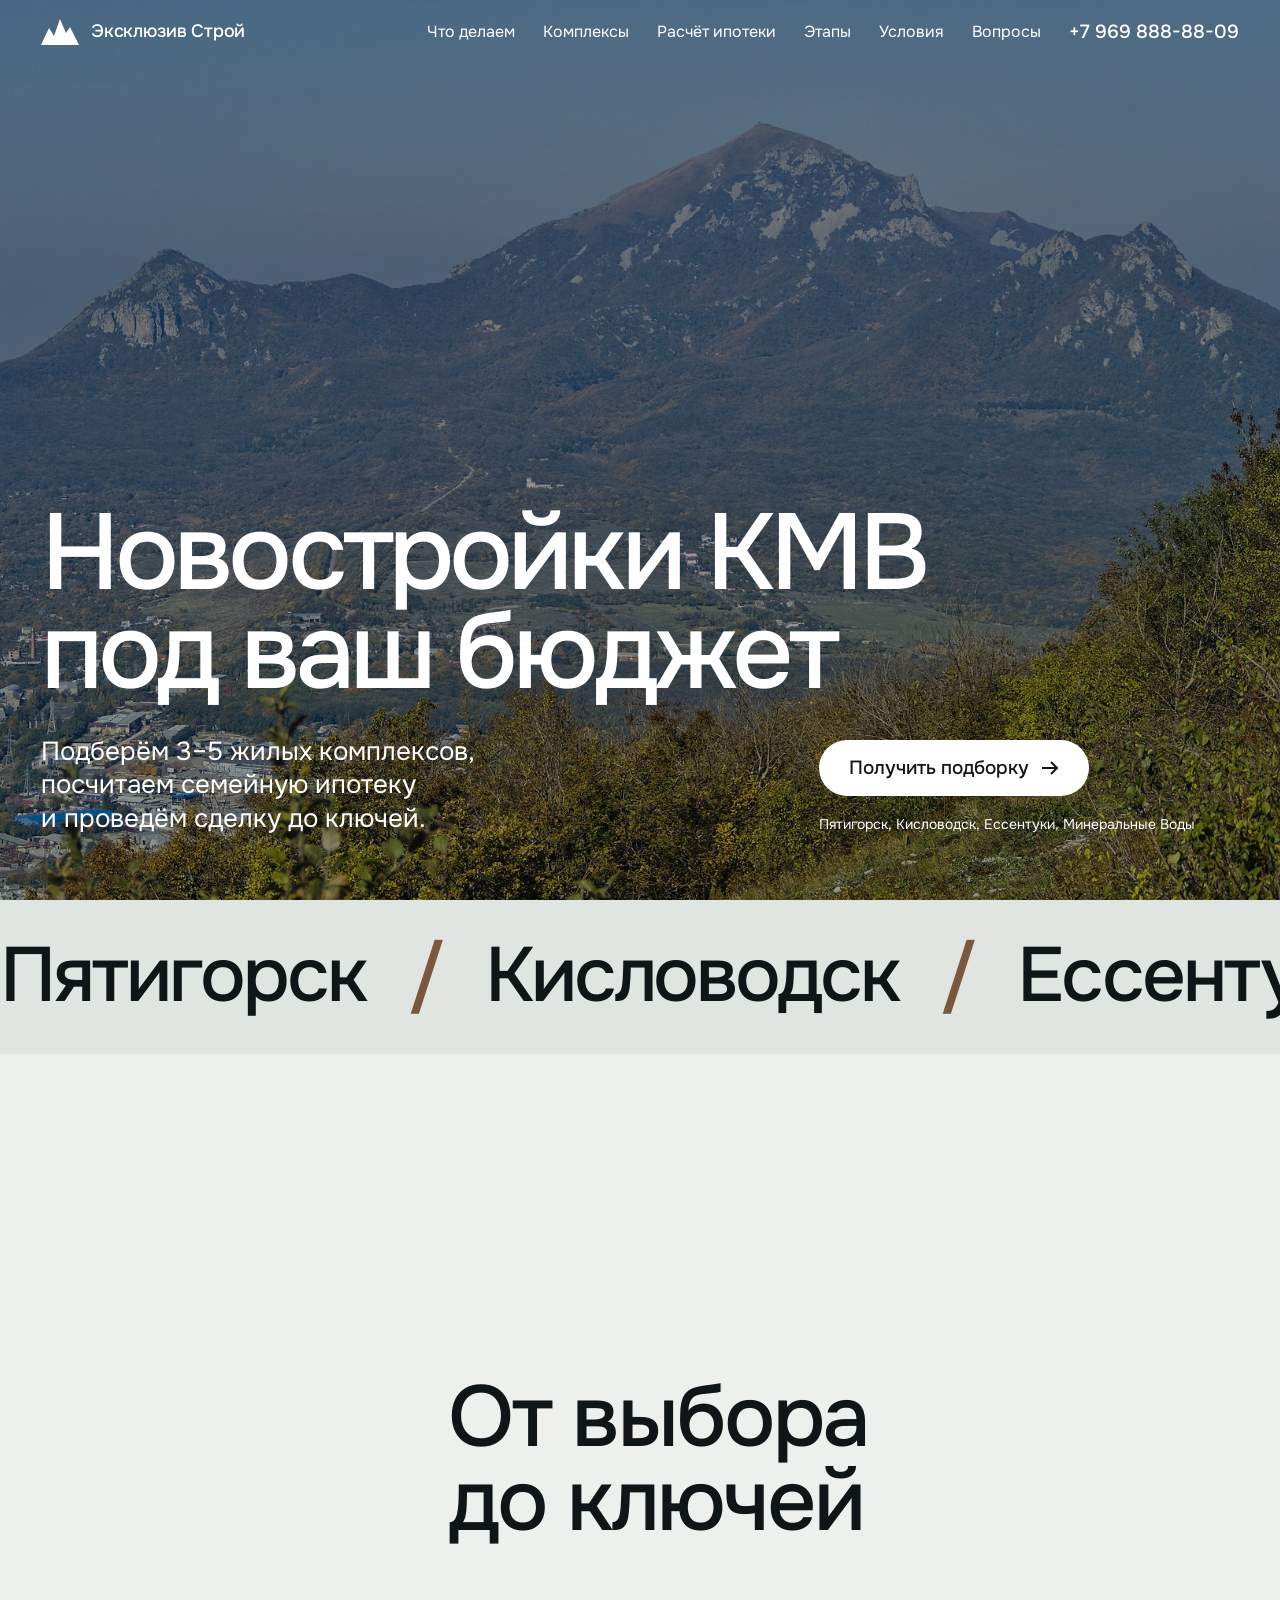
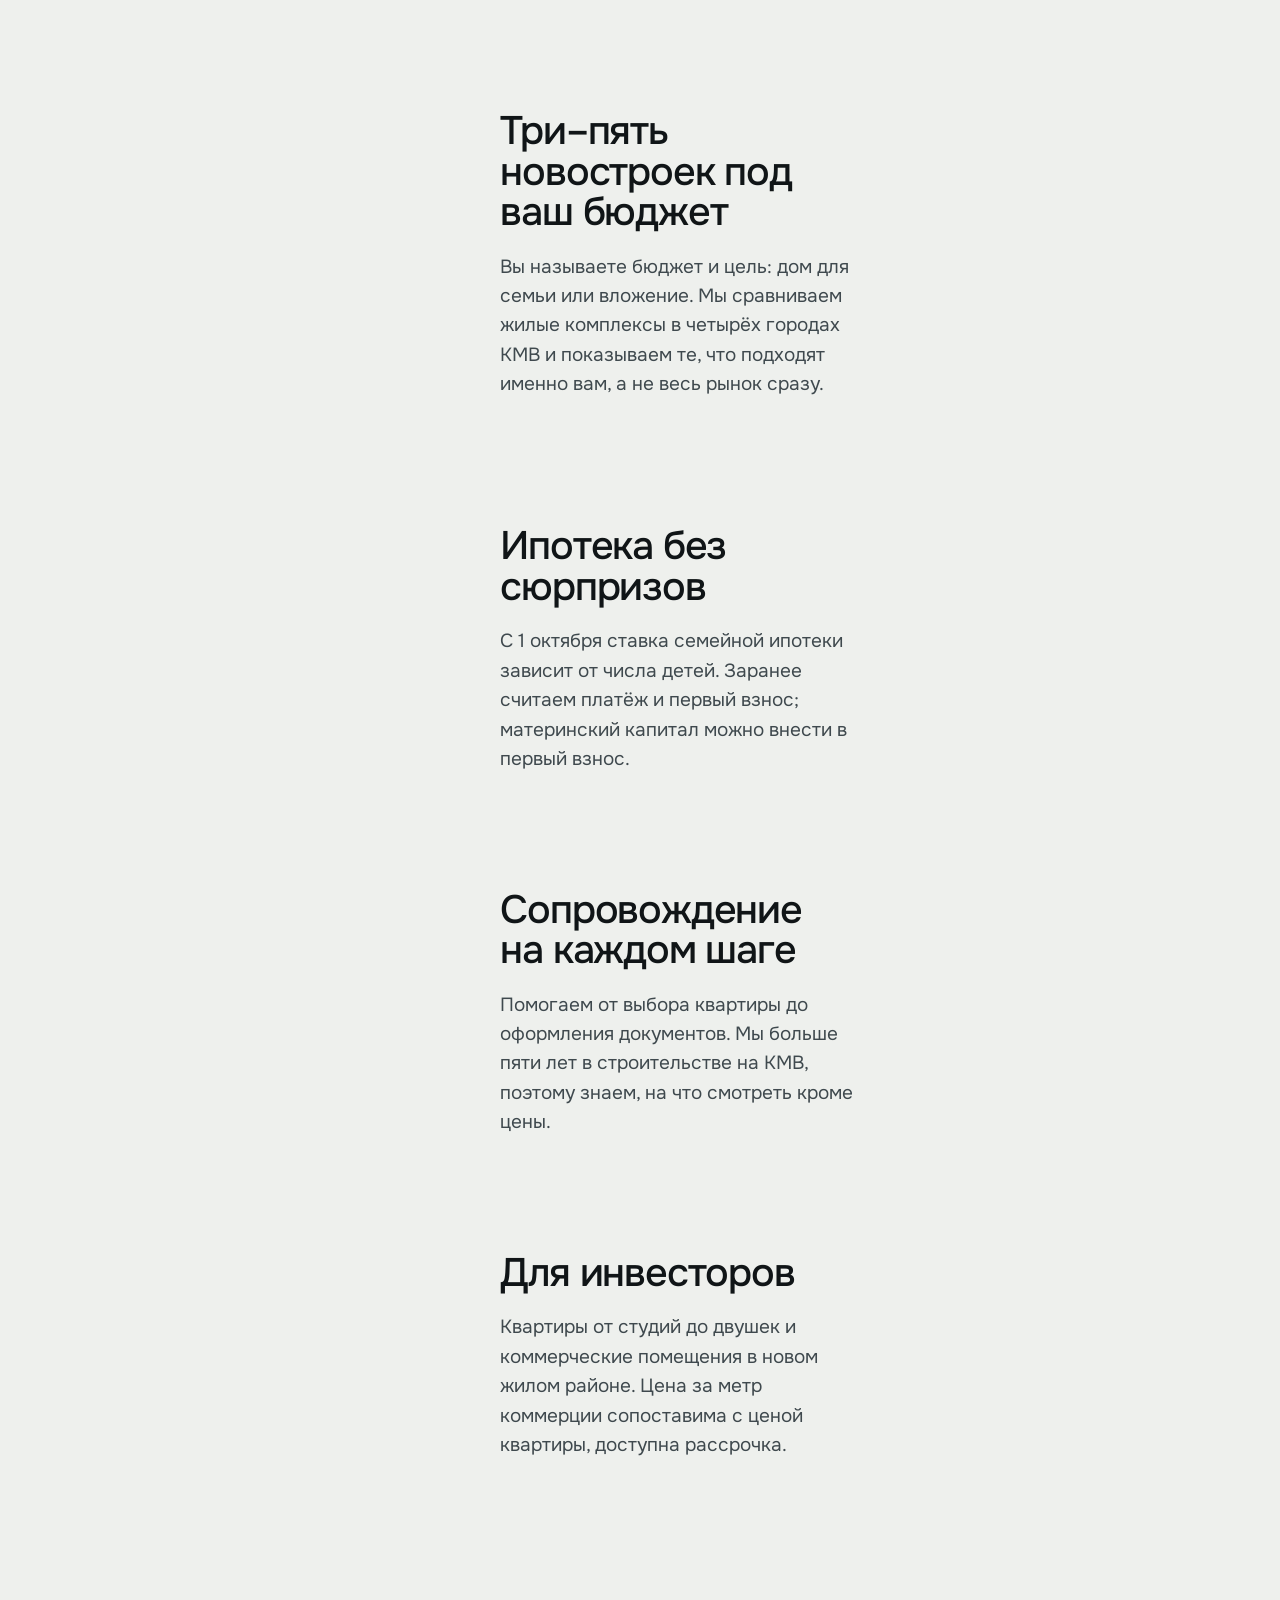
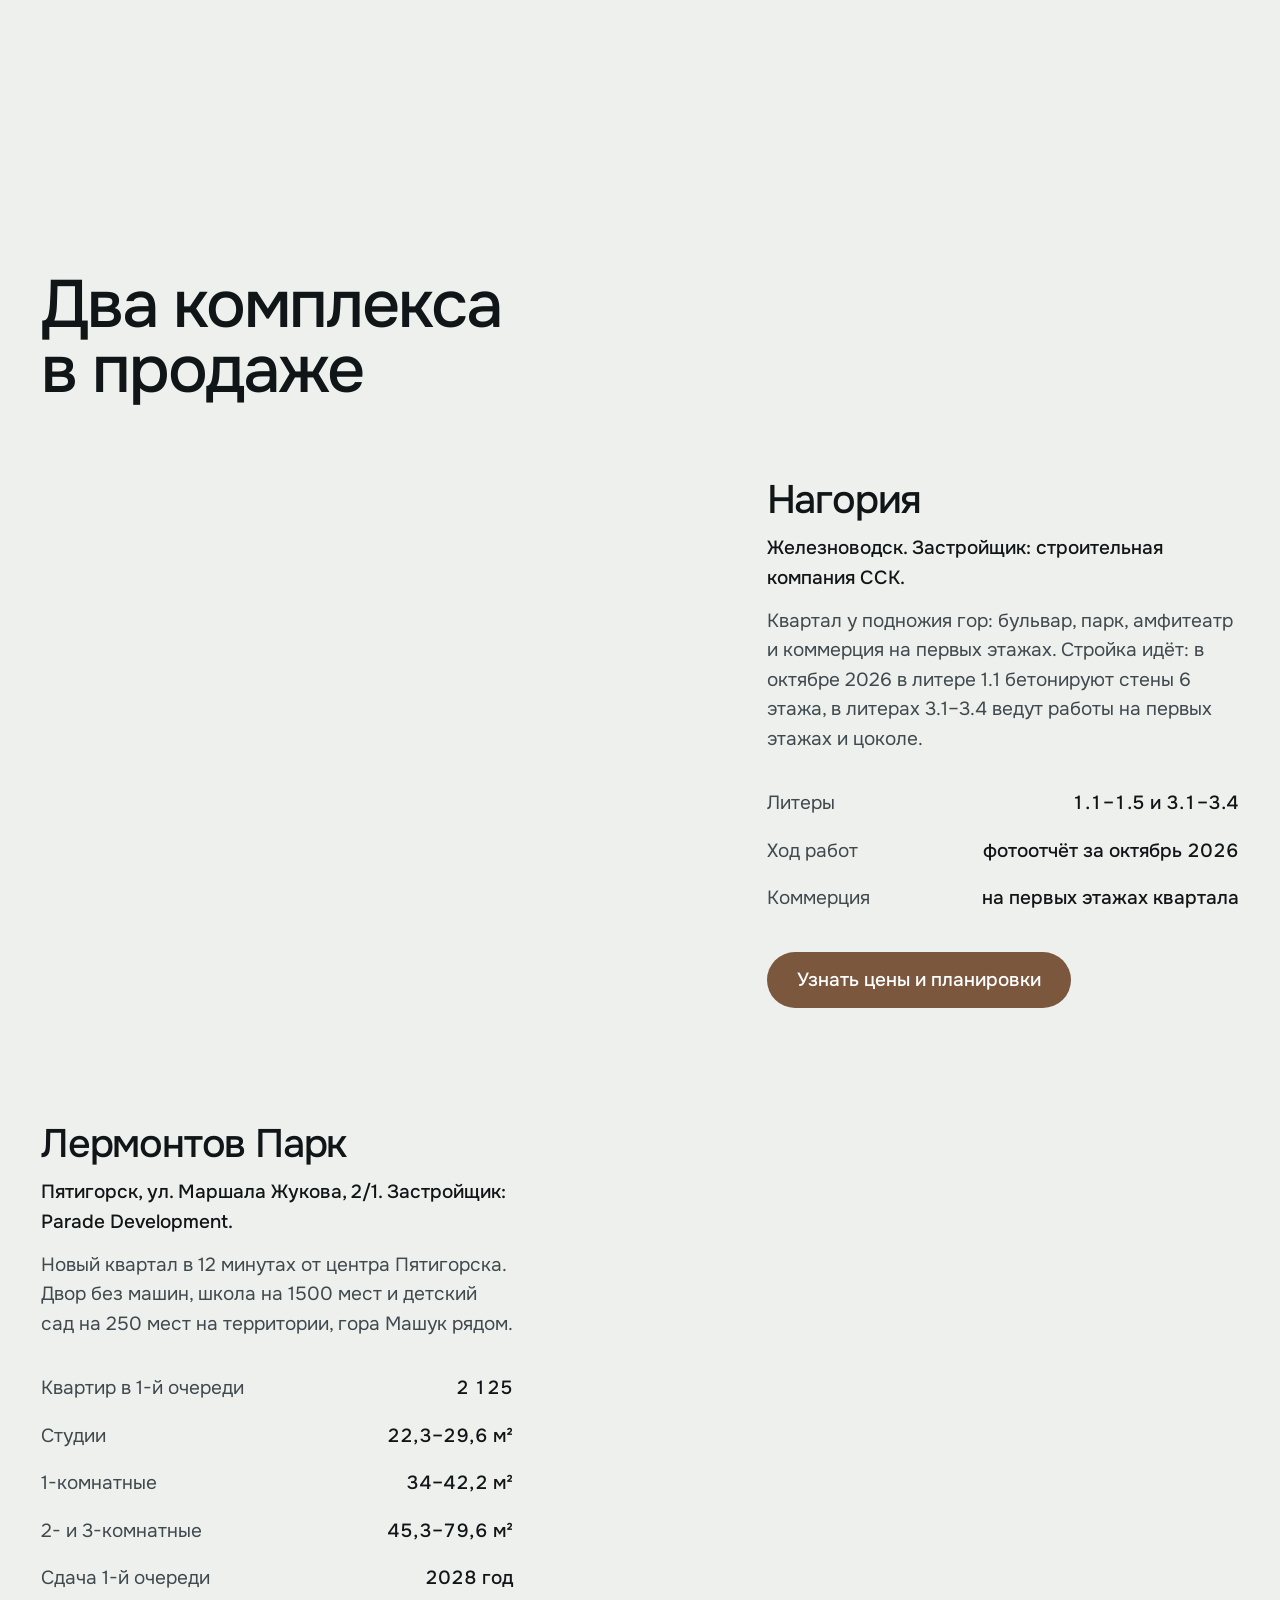
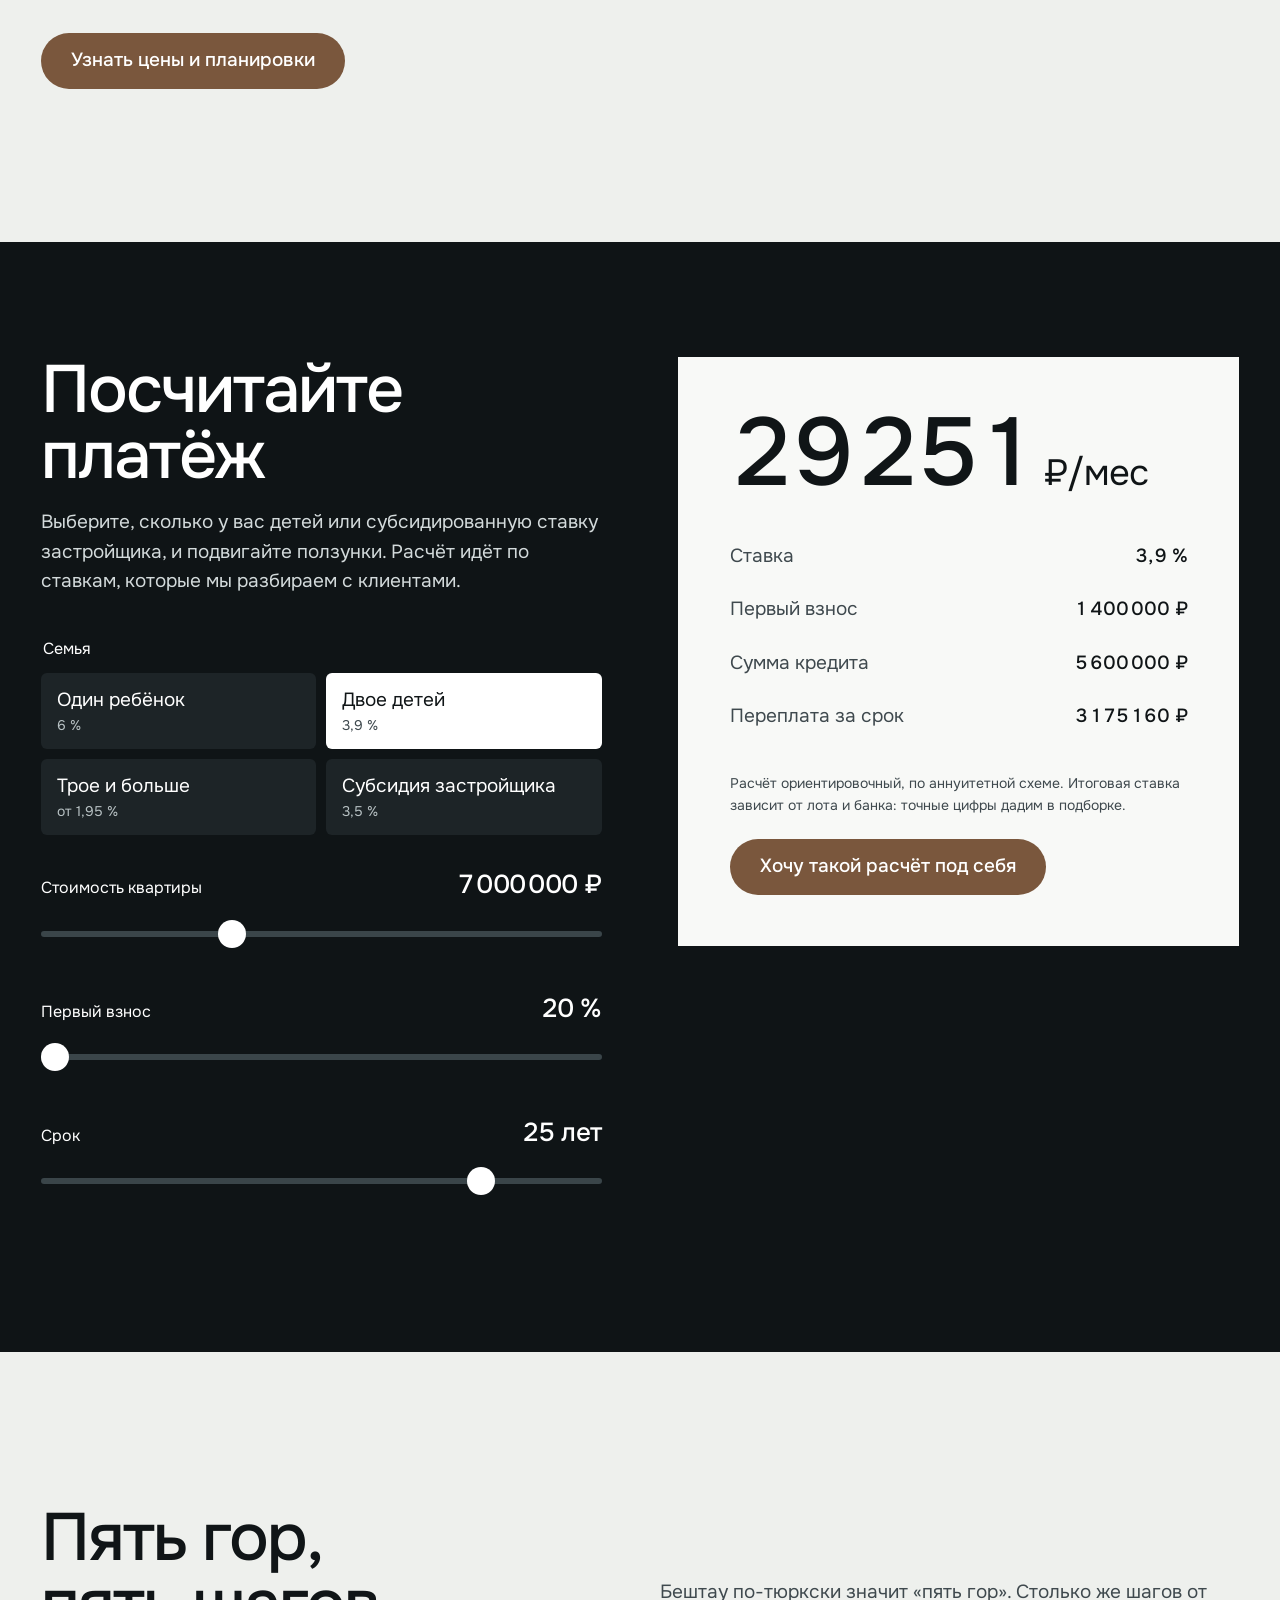
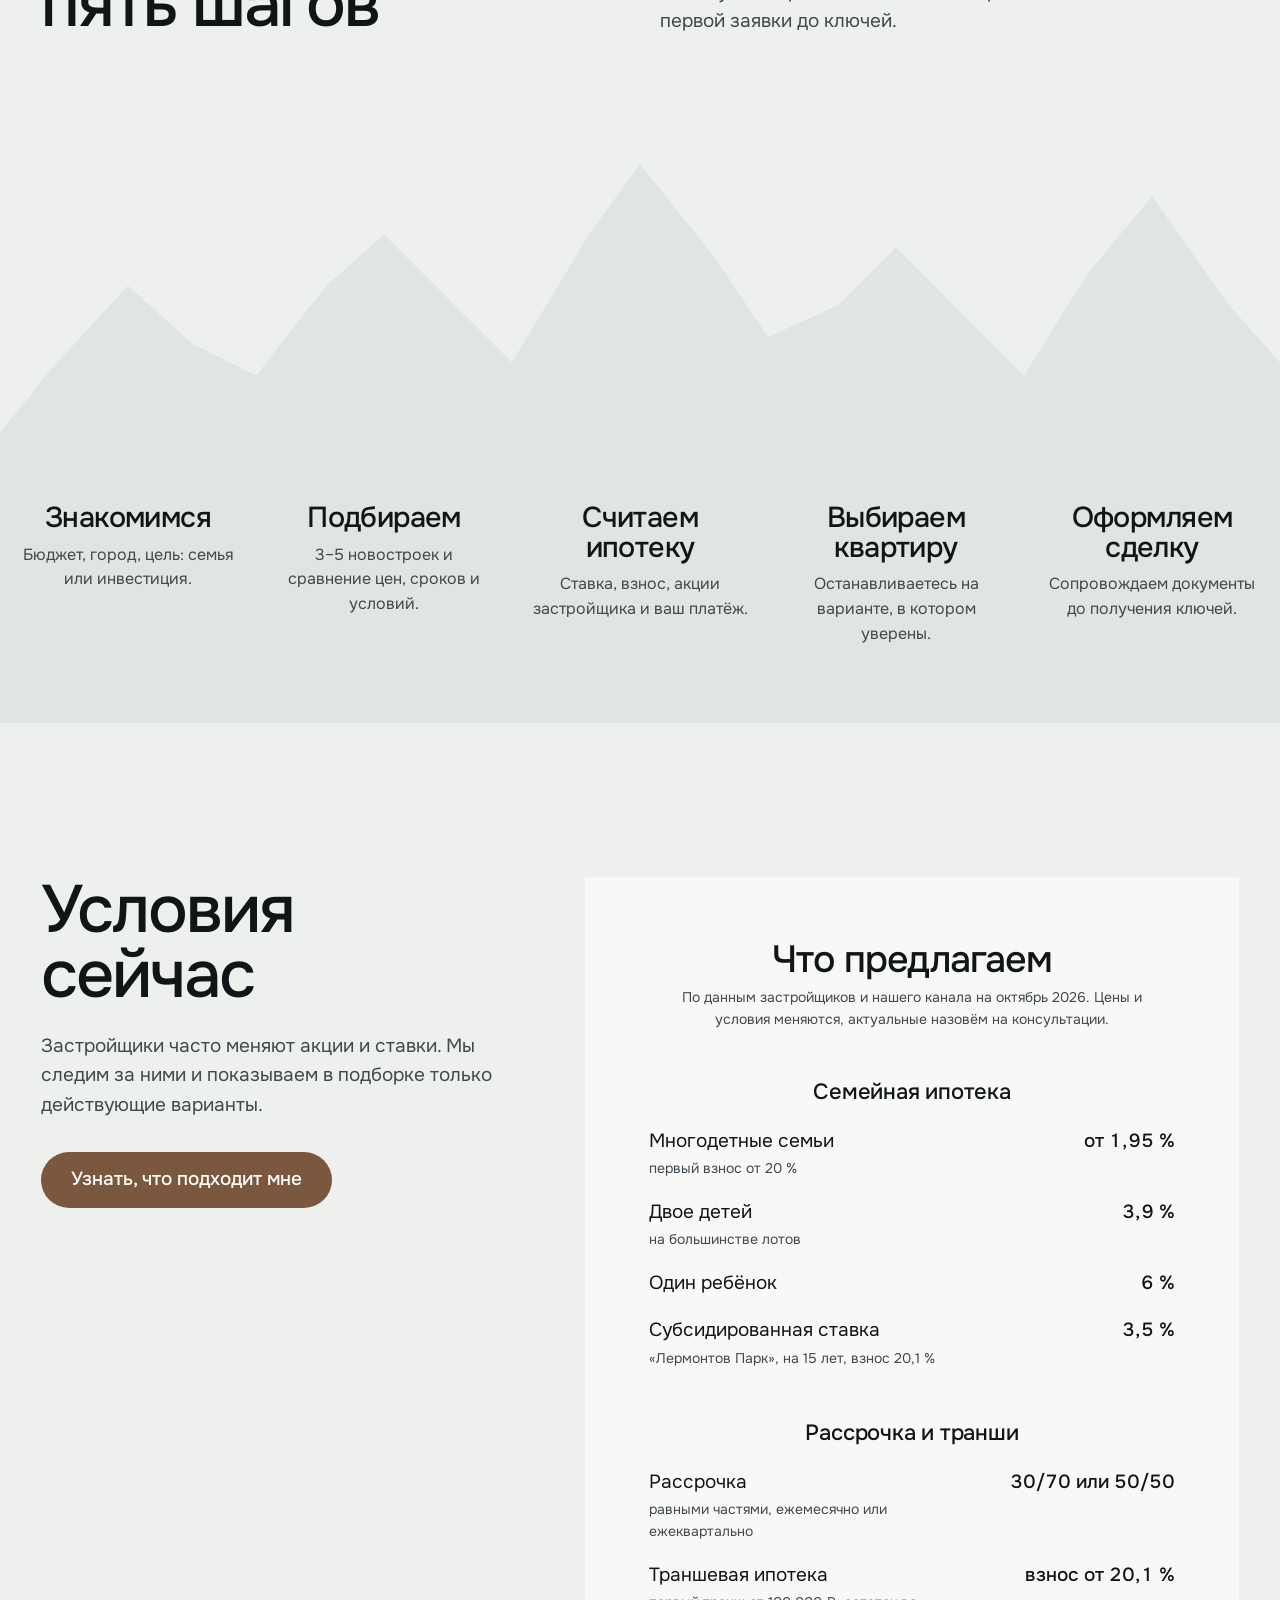
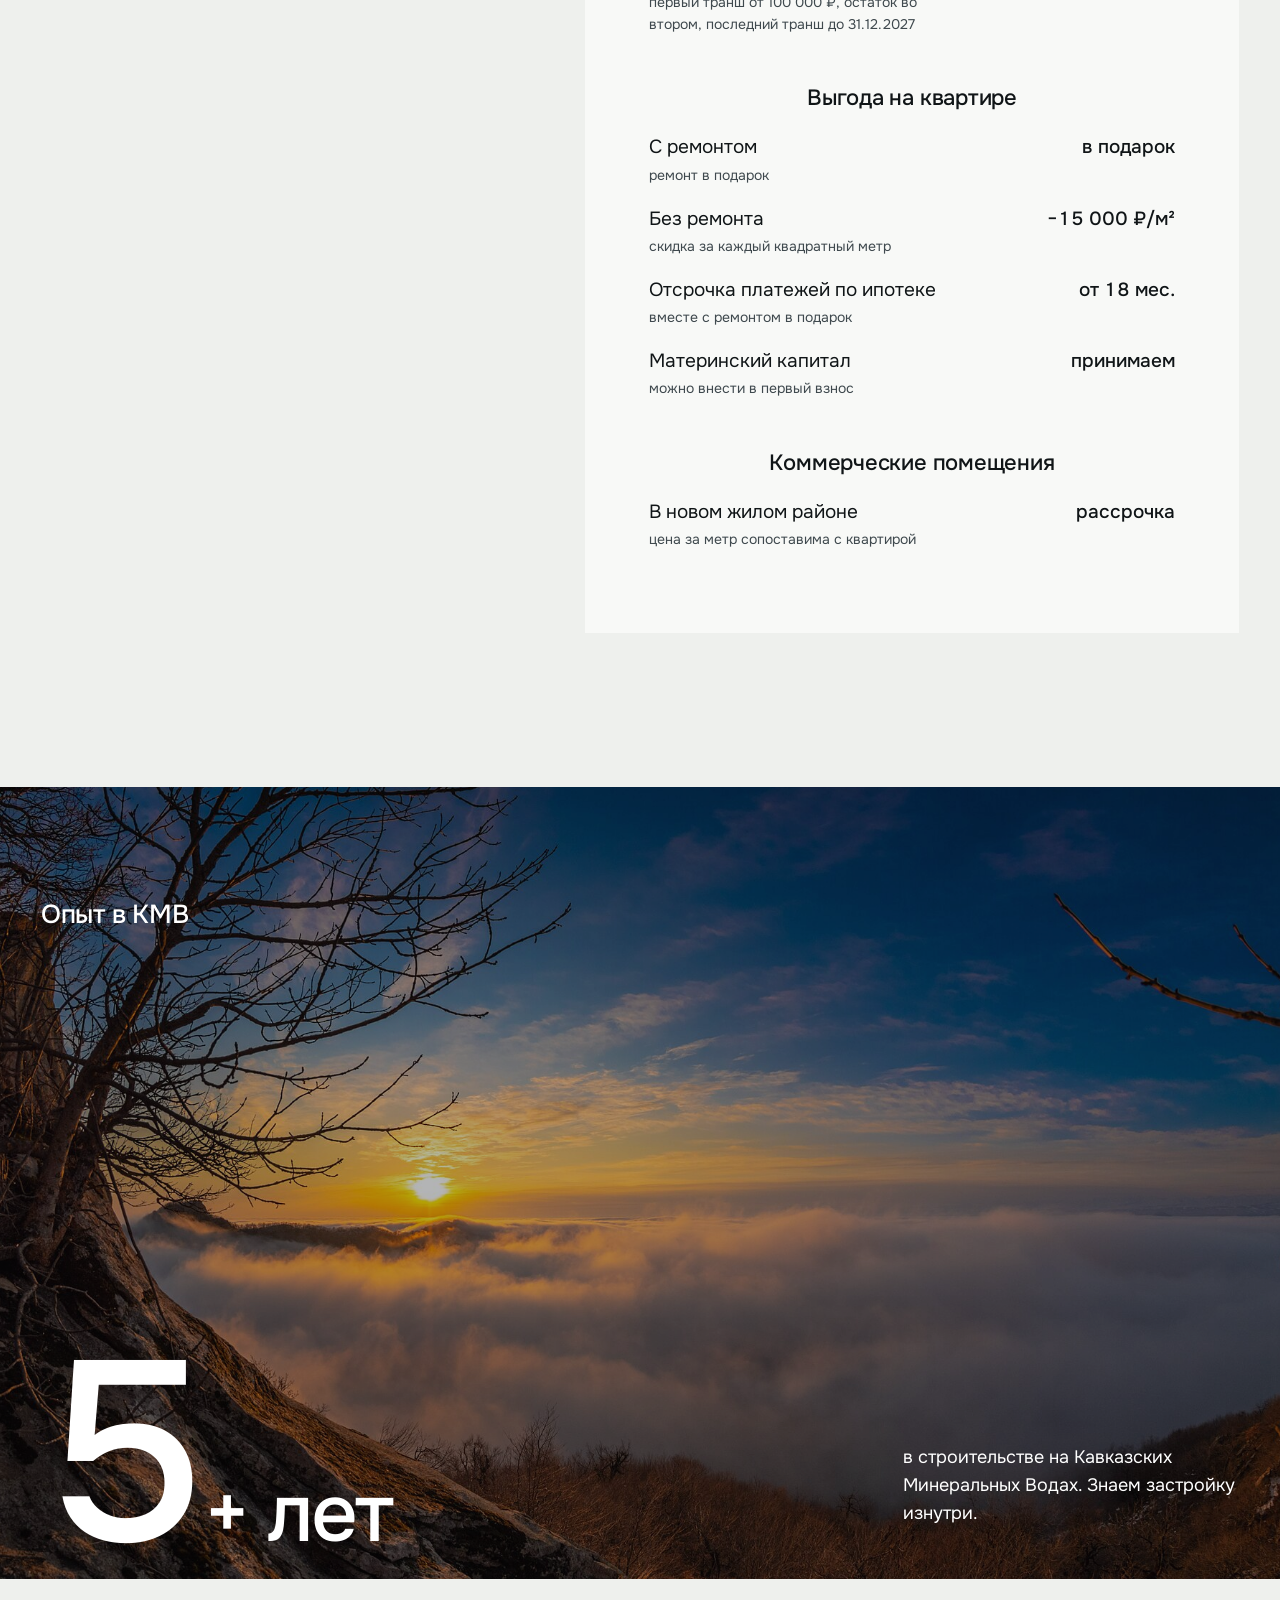
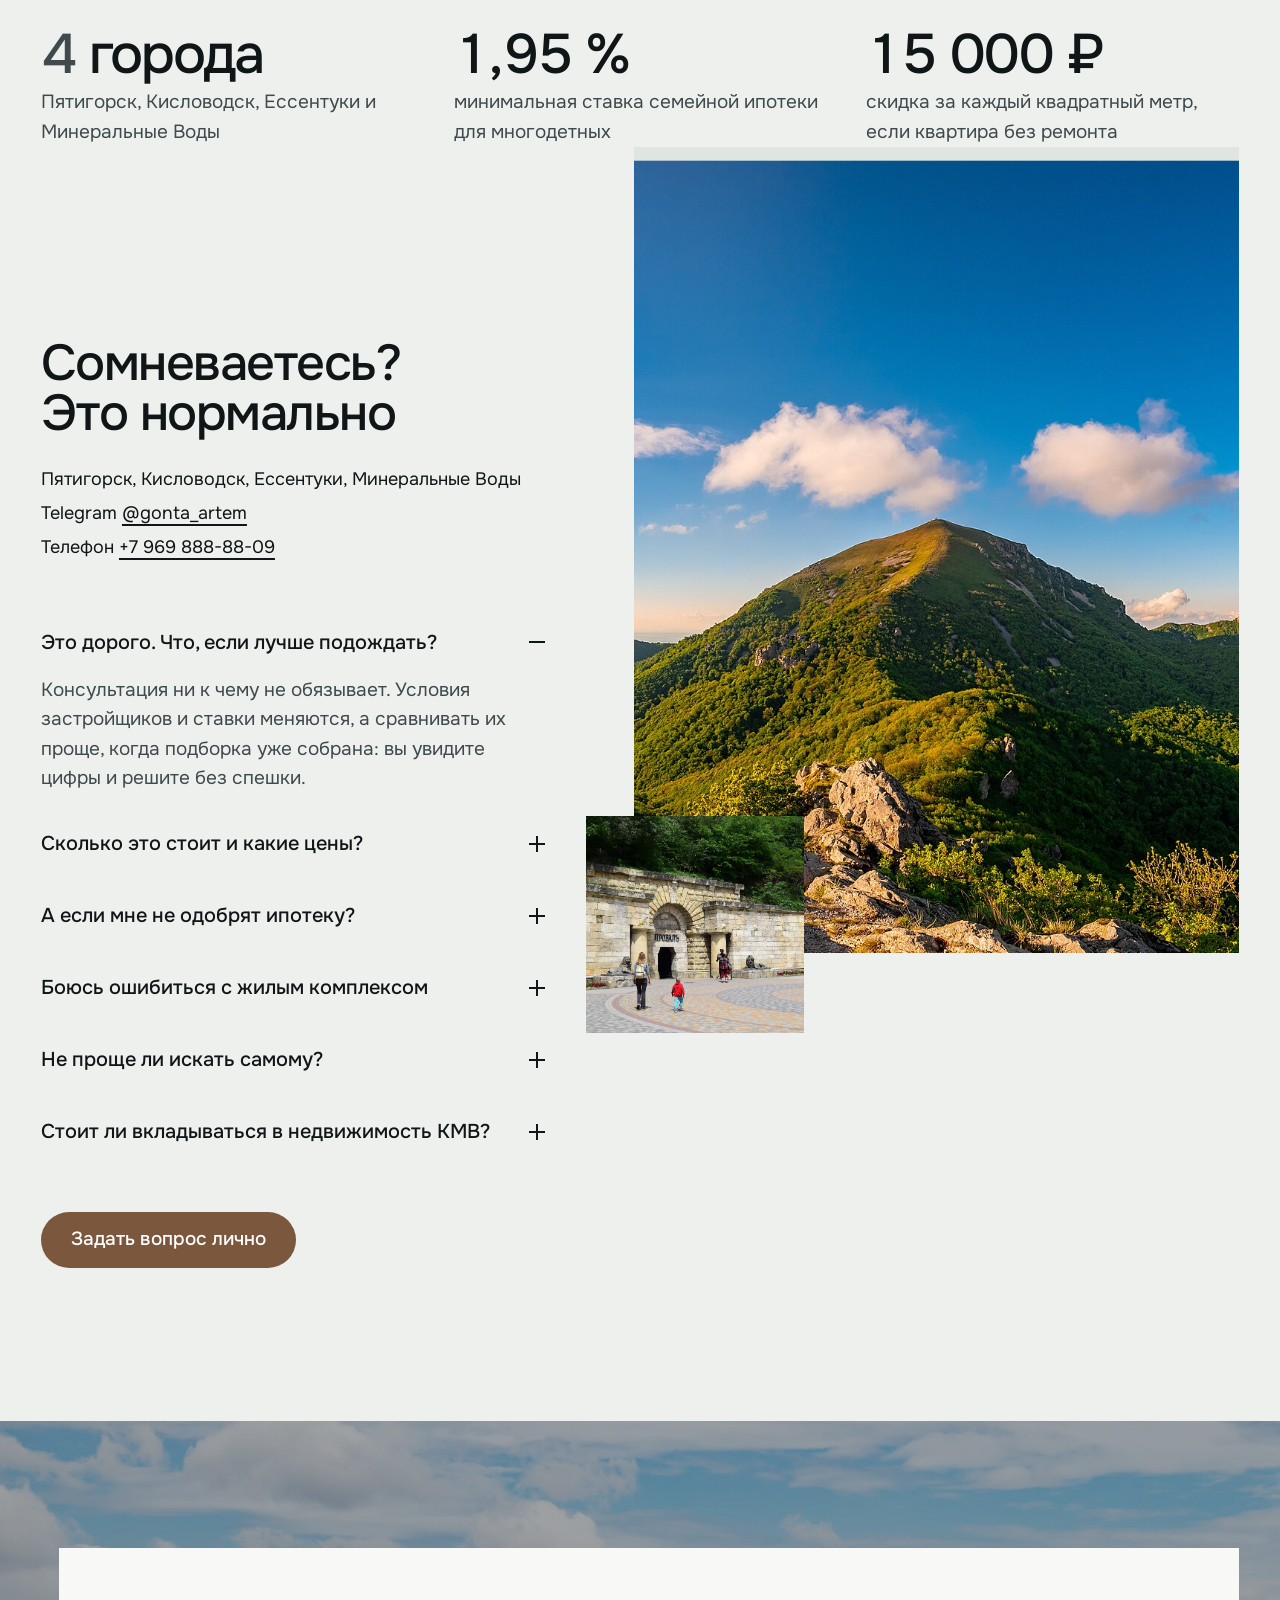
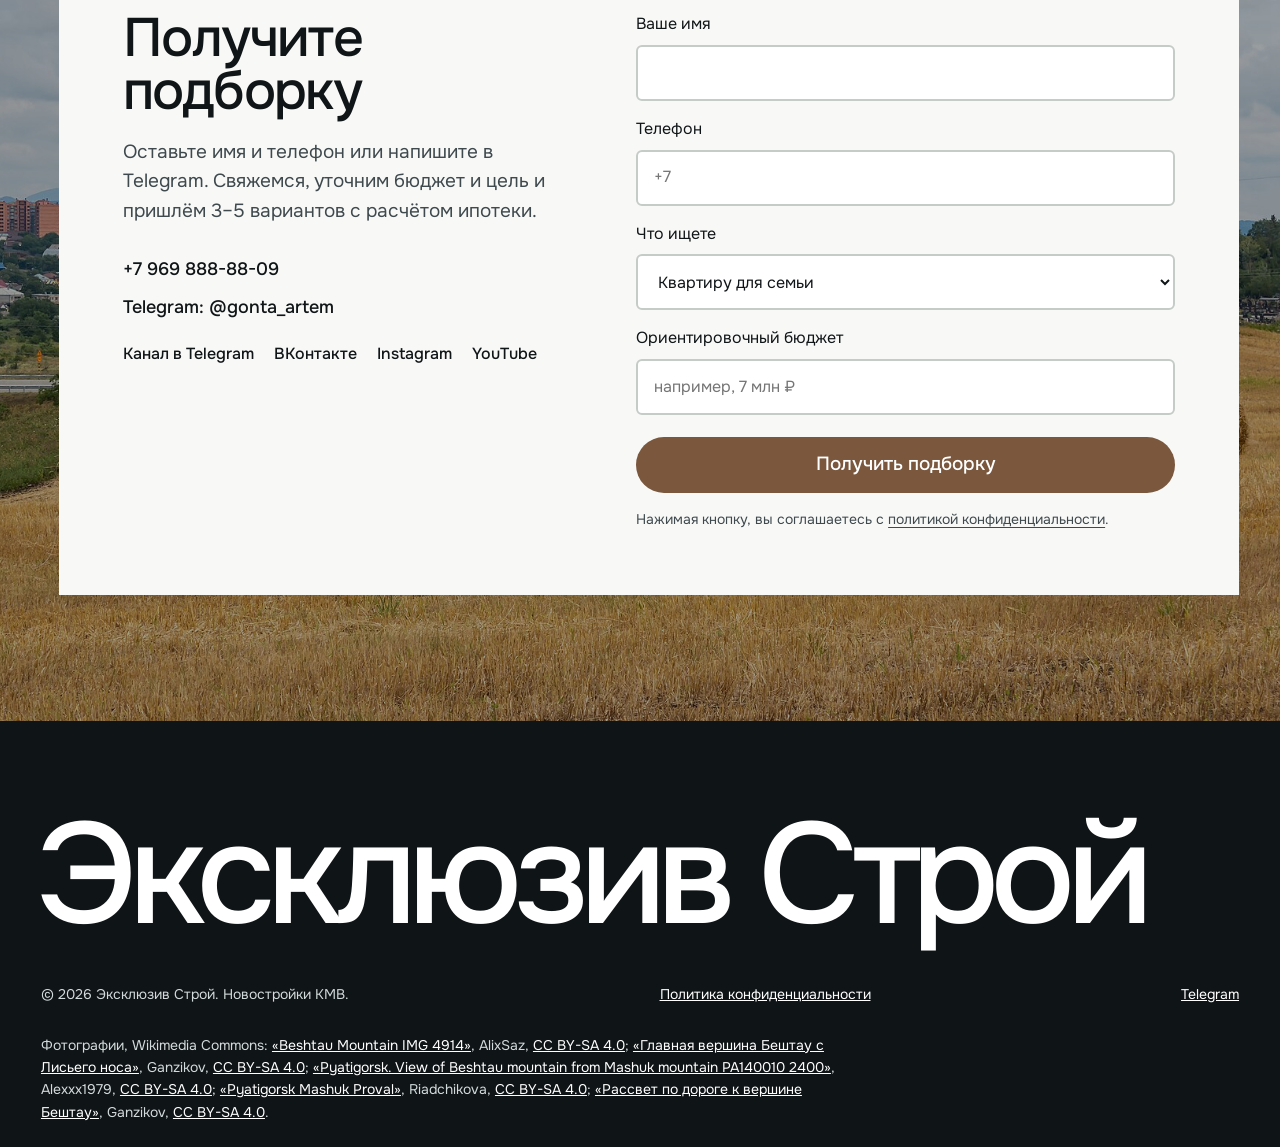
<file: index.html>
<!DOCTYPE html>
<html lang="ru">
<head>
<meta charset="UTF-8">
<meta name="viewport" content="width=device-width, initial-scale=1">
<title>Эксклюзив Строй — новостройки КМВ под ваш бюджет</title>
<meta name="description" content="Подбор новостроек в Пятигорске, Кисловодске, Ессентуках и Минеральных Водах: 3–5 вариантов под бюджет, расчёт семейной ипотеки, сопровождение сделки до ключей.">
<link rel="icon" href="favicon.svg" type="image/svg+xml">
<meta property="og:title" content="Эксклюзив Строй — новостройки КМВ">
<meta property="og:description" content="3–5 новостроек под ваш бюджет, расчёт семейной ипотеки и сопровождение сделки.">
<meta property="og:image" content="assets/pyatigorsk-view-of-beshtau-mountain-from-mashuk.jpg">
<link rel="preconnect" href="https://fonts.googleapis.com">
<link rel="preconnect" href="https://fonts.gstatic.com" crossorigin>
<link href="https://fonts.googleapis.com/css2?family=Onest:wght@400;500&display=swap" rel="stylesheet">
<link rel="stylesheet" href="styles.css">
<script>document.documentElement.classList.add('js');</script>
</head>
<body>
<a class="skip" href="#main">К содержимому</a>

<header class="top" id="top">
  <div class="top__in">
    <a class="brand" href="#">
      <svg viewBox="0 0 38 26" aria-hidden="true"><path d="M0 26 8 9l5 8 6-17 6 14 4-6 9 18z" fill="currentColor"/></svg>
      <span>Эксклюзив Строй</span>
    </a>
    <nav class="nav" id="nav" aria-label="Разделы">
      <a href="#what">Что делаем</a>
      <a href="#jk">Комплексы</a>
      <a href="#calc">Расчёт ипотеки</a>
      <a href="#steps">Этапы</a>
      <a href="#offers">Условия</a>
      <a href="#faq">Вопросы</a>
    </nav>
    <a class="top__tel" href="tel:+79698888809">+7 969 888-88-09</a>
    <button class="burger" id="burger" aria-expanded="false" aria-controls="nav">Меню</button>
  </div>
</header>

<main id="main">
<section class="hero">
  <div class="hero__img"><img src="assets/pyatigorsk-view-of-beshtau-mountain-from-mashuk.jpg" width="1920" height="1280" alt="Гора Бештау над Пятигорском, вид с горы Машук"></div>
  <div class="hero__scrim"></div>
  <div class="hero__body">
    <h1><span class="ln"><span>Новостройки КМВ</span></span><span class="ln"><span>под ваш бюджет</span></span></h1>
    <p class="hero__lead">Подберём 3–5 жилых комплексов, посчитаем семейную ипотеку и проведём сделку до ключей.</p>
    <div class="hero__act">
      <a class="btn btn--light" href="#contact">Получить подборку <svg viewBox="0 0 18 18" fill="none" stroke="currentColor" stroke-width="2"><path d="M1 9h15M10 3l6 6-6 6"/></svg></a>
      <p class="hero__cities">Пятигорск, Кисловодск, Ессентуки, Минеральные Воды</p>
    </div>
  </div>
</section>

<div class="ticker" aria-hidden="true">
  <div class="ticker__row">
    <span>Пятигорск</span><i>/</i><span>Кисловодск</span><i>/</i><span>Ессентуки</span><i>/</i><span>Минеральные Воды</span><i>/</i>
    <span>Пятигорск</span><i>/</i><span>Кисловодск</span><i>/</i><span>Ессентуки</span><i>/</i><span>Минеральные Воды</span><i>/</i>
  </div>
</div>

<section class="feat" id="what">
  <div class="feat__head"><h2 data-r>От выбора до ключей</h2></div>
  <div class="rows">
    <article class="row">
      <div class="row__t" data-r>
        <h3>Три–пять новостроек под ваш бюджет</h3>
        <p>Вы называете бюджет и цель: дом для семьи или вложение. Мы сравниваем жилые комплексы в четырёх городах КМВ и показываем те, что подходят именно вам, а не весь рынок сразу.</p>
      </div>
      <figure class="shutter" data-shutter><img src="assets/lp-zdaniya.jpg" width="1920" height="1080" alt="Жилой квартал «Лермонтов Парк» в Пятигорске, вид сверху" loading="lazy"></figure>
    </article>
    <article class="row">
      <div class="row__t" data-r>
        <h3>Ипотека без сюрпризов</h3>
        <p>С 1 октября ставка семейной ипотеки зависит от числа детей. Заранее считаем платёж и первый взнос; материнский капитал можно внести в первый взнос.</p>
      </div>
      <figure class="shutter" data-shutter><img src="assets/lp-play.jpg" width="1920" height="1071" alt="Детская площадка во дворе «Лермонтов Парка»" loading="lazy"></figure>
    </article>
    <article class="row">
      <div class="row__t" data-r>
        <h3>Сопровождение на каждом шаге</h3>
        <p>Помогаем от выбора квартиры до оформления документов. Мы больше пяти лет в строительстве на КМВ, поэтому знаем, на что смотреть кроме цены.</p>
      </div>
      <figure class="shutter" data-shutter><img src="assets/nagoria-blag.jpg" width="1920" height="1080" alt="Бульвар и беговая дорожка в ЖК «Нагория»" loading="lazy"></figure>
    </article>
    <article class="row">
      <div class="row__t" data-r>
        <h3>Для инвесторов</h3>
        <p>Квартиры от студий до двушек и коммерческие помещения в новом жилом районе. Цена за метр коммерции сопоставима с ценой квартиры, доступна рассрочка.</p>
      </div>
      <figure class="shutter" data-shutter><img src="assets/lp-evening.jpg" width="1920" height="1071" alt="Вечерняя коммерция на первых этажах «Лермонтов Парка»" loading="lazy"></figure>
    </article>
  </div>
</section>

<section class="jk" id="jk">
  <div class="jk__head"><h2 data-r>Два комплекса в продаже</h2></div>
  <article class="jk__item">
    <figure class="shutter" data-shutter><img src="assets/nagoria-obshiy.jpg" width="1920" height="1080" alt="Жилой комплекс «Нагория» в Железноводске" loading="lazy"></figure>
    <div class="jk__txt" data-r>
      <h3>Нагория</h3>
      <p class="jk__city">Железноводск. Застройщик: строительная компания ССК.</p>
      <p>Квартал у подножия гор: бульвар, парк, амфитеатр и коммерция на первых этажах. Стройка идёт: в октябре 2026 в литере 1.1 бетонируют стены 6 этажа, в литерах 3.1–3.4 ведут работы на первых этажах и цоколе.</p>
      <dl class="jk__facts">
        <div><dt>Литеры</dt><dd>1.1–1.5 и 3.1–3.4</dd></div>
        <div><dt>Ход работ</dt><dd>фотоотчёт за октябрь 2026</dd></div>
        <div><dt>Коммерция</dt><dd>на первых этажах квартала</dd></div>
      </dl>
      <a class="btn" href="#contact">Узнать цены и планировки</a>
    </div>
  </article>
  <article class="jk__item jk__item--rev">
    <figure class="shutter" data-shutter><img src="assets/lp-zdaniya.jpg" width="1920" height="1080" alt="Жилой квартал «Лермонтов Парк», вид сверху" loading="lazy"></figure>
    <div class="jk__txt" data-r>
      <h3>Лермонтов Парк</h3>
      <p class="jk__city">Пятигорск, ул. Маршала Жукова, 2/1. Застройщик: Parade Development.</p>
      <p>Новый квартал в 12 минутах от центра Пятигорска. Двор без машин, школа на 1500 мест и детский сад на 250 мест на территории, гора Машук рядом.</p>
      <dl class="jk__facts">
        <div><dt>Квартир в 1-й очереди</dt><dd>2 125</dd></div>
        <div><dt>Студии</dt><dd>22,3–29,6 м²</dd></div>
        <div><dt>1-комнатные</dt><dd>34–42,2 м²</dd></div>
        <div><dt>2- и 3-комнатные</dt><dd>45,3–79,6 м²</dd></div>
        <div><dt>Сдача 1-й очереди</dt><dd>2028 год</dd></div>
      </dl>
      <a class="btn" href="#contact">Узнать цены и планировки</a>
    </div>
  </article>
</section>

<section class="calc on-dark" id="calc">
  <div class="calc__grid">
    <div>
      <h2 data-r>Посчитайте платёж</h2>
      <p class="calc__intro" data-r>Выберите, сколько у вас детей или субсидированную ставку застройщика, и подвигайте ползунки. Расчёт идёт по ставкам, которые мы разбираем с клиентами.</p>
      <form id="calcForm" onsubmit="return false">
        <fieldset style="border:0;padding:0;margin:0">
          <legend class="field__top" style="width:100%">Семья</legend>
          <div class="kids" data-r>
            <label><input type="radio" name="kids" value="6"><span>Один ребёнок<em>6 %</em></span></label>
            <label><input type="radio" name="kids" value="3.9" checked><span>Двое детей<em>3,9 %</em></span></label>
            <label><input type="radio" name="kids" value="1.95"><span>Трое и больше<em>от 1,95 %</em></span></label>
            <label><input type="radio" name="kids" value="3.5"><span>Субсидия застройщика<em>3,5 %</em></span></label>
          </div>
        </fieldset>
        <div class="field" data-r><div class="field__top"><label for="price">Стоимость квартиры</label><b id="priceV"></b></div><input type="range" id="price" min="3000000" max="15000000" step="100000" value="7000000"></div>
        <div class="field" data-r><div class="field__top"><label for="down">Первый взнос</label><b id="downV"></b></div><input type="range" id="down" min="20" max="70" step="1" value="20"></div>
        <div class="field" data-r><div class="field__top"><label for="term">Срок</label><b id="termV"></b></div><input type="range" id="term" min="5" max="30" step="1" value="25"></div>
      </form>
    </div>
    <div class="calc__out" data-r aria-live="polite">
      <div class="calc__pay"><span id="pay">0</span><small>₽/мес</small></div>
      <dl class="calc__lines">
        <div><dt>Ставка</dt><dd id="rate"></dd></div>
        <div><dt>Первый взнос</dt><dd id="downSum"></dd></div>
        <div><dt>Сумма кредита</dt><dd id="loan"></dd></div>
        <div><dt>Переплата за срок</dt><dd id="over"></dd></div>
      </dl>
      <p class="small">Расчёт ориентировочный, по аннуитетной схеме. Итоговая ставка зависит от лота и банка: точные цифры дадим в подборке.</p>
      <p style="margin-top:22px"><a class="btn" href="#contact">Хочу такой расчёт под себя</a></p>
    </div>
  </div>
</section>

<section class="peaks" id="steps">
  <div class="peaks__head">
    <h2 data-r>Пять гор, пять шагов</h2>
    <p data-r>Бештау по-тюркски значит «пять гор». Столько же шагов от первой заявки до ключей.</p>
  </div>
  <div class="sky" id="sky">
    <svg viewBox="0 0 1000 300" preserveAspectRatio="xMidYMax meet" role="img" aria-label="Силуэт пяти вершин Бештау">
      <path class="fill" d="M0 300V250L40 200 100 135 150 180 200 205 255 135 300 95 360 155 400 195 460 95 500 40 560 115 600 175 655 150 700 105 760 165 800 205 850 125 900 65 960 150 1000 195V300Z"/>
      <path class="line" id="skyLine" d="M0 250L40 200 100 135 150 180 200 205 255 135 300 95 360 155 400 195 460 95 500 40 560 115 600 175 655 150 700 105 760 165 800 205 850 125 900 65 960 150 1000 195"/>
      <circle class="dot" cx="100" cy="135" r="13"/>
      <circle class="dot" cx="300" cy="95" r="13"/>
      <circle class="dot" cx="500" cy="40" r="13"/>
      <circle class="dot" cx="700" cy="105" r="13"/>
      <circle class="dot" cx="900" cy="65" r="13"/>
    </svg>
  </div>
  <ol class="steps">
    <li data-r style="--i:0"><h3>Знакомимся</h3><p>Бюджет, город, цель: семья или инвестиция.</p></li>
    <li data-r style="--i:1"><h3>Подбираем</h3><p>3–5 новостроек и сравнение цен, сроков и условий.</p></li>
    <li data-r style="--i:2"><h3>Считаем ипотеку</h3><p>Ставка, взнос, акции застройщика и ваш платёж.</p></li>
    <li data-r style="--i:3"><h3>Выбираем квартиру</h3><p>Останавливаетесь на варианте, в котором уверены.</p></li>
    <li data-r style="--i:4"><h3>Оформляем сделку</h3><p>Сопровождаем документы до получения ключей.</p></li>
  </ol>
</section>

<section class="offers" id="offers">
  <div class="offers__txt">
    <h2 data-r>Условия сейчас</h2>
    <p data-r>Застройщики часто меняют акции и ставки. Мы следим за ними и показываем в подборке только действующие варианты.</p>
    <a class="btn" href="#contact" data-r>Узнать, что подходит мне</a>
  </div>
  <div class="sheet" data-r>
    <h3>Что предлагаем</h3>
    <p class="sheet__note">По данным застройщиков и нашего канала на октябрь 2026. Цены и условия меняются, актуальные назовём на консультации.</p>
    <div class="grp">
      <h4>Семейная ипотека</h4>
      <div class="item"><span>Многодетные семьи<small>первый взнос от 20 %</small></span><b>от 1,95 %</b></div>
      <div class="item"><span>Двое детей<small>на большинстве лотов</small></span><b>3,9 %</b></div>
      <div class="item"><span>Один ребёнок</span><b>6 %</b></div>
      <div class="item"><span>Субсидированная ставка<small>«Лермонтов Парк», на 15 лет, взнос 20,1 %</small></span><b>3,5 %</b></div>
    </div>
    <div class="grp">
      <h4>Рассрочка и транши</h4>
      <div class="item"><span>Рассрочка<small>равными частями, ежемесячно или ежеквартально</small></span><b>30/70 или 50/50</b></div>
      <div class="item"><span>Траншевая ипотека<small>первый транш от 100 000 ₽, остаток во втором, последний транш до 31.12.2027</small></span><b>взнос от 20,1 %</b></div>
    </div>
    <div class="grp">
      <h4>Выгода на квартире</h4>
      <div class="item"><span>С ремонтом<small>ремонт в подарок</small></span><b>в подарок</b></div>
      <div class="item"><span>Без ремонта<small>скидка за каждый квадратный метр</small></span><b>−15 000 ₽/м²</b></div>
      <div class="item"><span>Отсрочка платежей по ипотеке<small>вместе с ремонтом в подарок</small></span><b>от 18 мес.</b></div>
      <div class="item"><span>Материнский капитал<small>можно внести в первый взнос</small></span><b>принимаем</b></div>
    </div>
    <div class="grp" style="margin-bottom:0">
      <h4>Коммерческие помещения</h4>
      <div class="item"><span>В новом жилом районе<small>цена за метр сопоставима с квартирой</small></span><b>рассрочка</b></div>
    </div>
  </div>
</section>

<section class="stats">
  <div class="stats__ph on-dark">
    <img src="assets/commons-91004351.jpg" width="1920" height="1280" alt="Рассвет над облаками у вершины Бештау" loading="lazy" data-par="0.12">
    <h2>Опыт в КМВ</h2>
    <div class="stats__fig"><span data-count="5">5</span><small>+ лет</small></div>
    <p class="stats__txt">в строительстве на Кавказских Минеральных Водах. Знаем застройку изнутри.</p>
  </div>
  <div class="sub">
    <div data-r style="--i:0"><b><span data-count="4">4</span> города</b><span>Пятигорск, Кисловодск, Ессентуки и Минеральные Воды</span></div>
    <div data-r style="--i:1"><b>1,95 %</b><span>минимальная ставка семейной ипотеки для многодетных</span></div>
    <div data-r style="--i:2"><b>15 000 ₽</b><span>скидка за каждый квадратный метр, если квартира без ремонта</span></div>
  </div>
</section>

<section class="faq" id="faq">
  <div class="faq__txt">
    <h2 data-r>Сомневаетесь? Это нормально</h2>
    <div class="facts" data-r>
      <span>Пятигорск, Кисловодск, Ессентуки, Минеральные Воды</span>
      <span>Telegram <a class="link" href="https://t.me/gonta_artem">@gonta_artem</a></span>
      <span>Телефон <a class="link" href="tel:+79698888809">+7 969 888-88-09</a></span>
    </div>
    <div class="qa" data-r>
      <details open><summary>Это дорого. Что, если лучше подождать? <i></i></summary><p>Консультация ни к чему не обязывает. Условия застройщиков и ставки меняются, а сравнивать их проще, когда подборка уже собрана: вы увидите цифры и решите без спешки.</p></details>
      <details><summary>Сколько это стоит и какие цены? <i></i></summary><p>Цены и условия застройщиков постоянно меняются, поэтому называем только актуальные. Это удобно сделать на консультации, в мессенджере или по телефону: Telegram @gonta_artem или +7 969 888-88-09.</p></details>
      <details><summary>А если мне не одобрят ипотеку? <i></i></summary><p>До выбора квартиры считаем платёж, первый взнос и подходящую программу, чтобы вы понимали, на что рассчитывать. Решение принимает банк, а мы помогаем подготовиться и подобрать вариант.</p></details>
      <details><summary>Боюсь ошибиться с жилым комплексом <i></i></summary><p>Поэтому вместо сотни объявлений вы получаете три–пять вариантов под ваш бюджет и цель, с понятным сравнением условий.</p></details>
      <details><summary>Не проще ли искать самому? <i></i></summary><p>Можно. Но мы больше пяти лет в строительстве на КМВ и знаем, на что смотреть кроме цены. Вы экономите время и сразу видите то, что подходит.</p></details>
      <details><summary>Стоит ли вкладываться в недвижимость КМВ? <i></i></summary><p>Для инвесторов смотрим на локацию, застройщика и ликвидность. Отдельный вариант: коммерческие помещения в новом районе с рассрочкой. Что подойдёт вам, разберём на консультации.</p></details>
    </div>
    <a class="btn" href="#contact" data-r>Задать вопрос лично</a>
  </div>
  <div class="faq__ph" data-r>
    <div class="faq__big"><img src="assets/commons-91004368.jpg" width="1920" height="1280" alt="Главная вершина Бештау" loading="lazy" data-par="0.08"></div>
    <div class="faq__sq"><img src="assets/pyatigorsk-mashuk-proval.jpg" width="1920" height="1311" alt="Озеро Провал у подножия Машука" loading="lazy"></div>
  </div>
</section>

<section class="contact on-dark" id="contact">
  <div class="contact__bg"><img src="assets/beshtau-mountain-img-4914.jpg" width="1920" height="1280" alt="" loading="lazy" data-par="0.1"></div>
  <div class="card">
    <div class="card__l">
      <h2>Получите подборку</h2>
      <p>Оставьте имя и телефон или напишите в Telegram. Свяжемся, уточним бюджет и цель и пришлём 3–5 вариантов с расчётом ипотеки.</p>
      <div class="cont">
        <a href="tel:+79698888809">+7 969 888-88-09</a>
        <a href="https://t.me/gonta_artem">Telegram: @gonta_artem</a>
        <div class="soc">
          <a class="link" href="https://t.me/ekskluzivestroy26">Канал в Telegram</a>
          <a class="link" href="https://vk.ru/excluzivestroy">ВКонтакте</a>
          <a class="link" href="https://www.instagram.com/exclusivestroi">Instagram</a>
          <a class="link" href="https://youtube.com/channel/UC-yfBjDESxy68wP9GHdINFQ">YouTube</a>
        </div>
      </div>
    </div>
    <form class="form" id="leadForm" novalidate>
      <label>Ваше имя<input type="text" name="name" autocomplete="name" required></label>
      <label>Телефон<input type="tel" name="phone" autocomplete="tel" placeholder="+7" required></label>
      <label>Что ищете
        <select name="goal">
          <option>Квартиру для семьи</option>
          <option>Квартиру для инвестиции</option>
          <option>Коммерческое помещение</option>
        </select>
      </label>
      <label>Ориентировочный бюджет<input type="text" name="budget" placeholder="например, 7 млн ₽"></label>
      <input class="hp" type="text" name="_gotcha" tabindex="-1" autocomplete="off" aria-hidden="true">
      <button class="btn" type="submit">Получить подборку</button>
      <p class="small">Нажимая кнопку, вы соглашаетесь с <a href="privacy.html">политикой конфиденциальности</a>.</p>
    </form>
  </div>
</section>
</main>

<footer class="foot">
  <div class="foot__name" aria-hidden="true">Эксклюзив Строй</div>
  <div class="foot__row">
    <span>© <span id="year">2026</span> Эксклюзив Строй. Новостройки КМВ.</span>
    <a href="privacy.html">Политика конфиденциальности</a>
    <a href="https://t.me/gonta_artem">Telegram</a>
  </div>
  
  
  <p class="credits">Фотографии, Wikimedia Commons: <a href="https://commons.wikimedia.org/w/index.php?curid=119403801">«Beshtau Mountain IMG 4914»</a>, AlixSaz, <a href="https://creativecommons.org/licenses/by-sa/4.0/">CC BY-SA 4.0</a>; <a href="https://commons.wikimedia.org/wiki/File:%D0%93%D0%BB%D0%B0%D0%B2%D0%BD%D0%B0%D1%8F_%D0%B2%D0%B5%D1%80%D1%88%D0%B8%D0%BD%D0%B0_%D0%91%D0%B5%D1%88%D1%82%D0%B0%D1%83_%D1%81_%D0%9B%D0%B8%D1%81%D1%8C%D0%B5%D0%B3%D0%BE_%D0%BD%D0%BE%D1%81%D0%B0.jpg">«Главная вершина Бештау с Лисьего носа»</a>, Ganzikov, <a href="https://creativecommons.org/licenses/by-sa/4.0">CC BY-SA 4.0</a>; <a href="https://commons.wikimedia.org/w/index.php?curid=112033335">«Pyatigorsk. View of Beshtau mountain from Mashuk mountain PA140010 2400»</a>, Alexxx1979, <a href="https://creativecommons.org/licenses/by-sa/4.0/">CC BY-SA 4.0</a>; <a href="https://commons.wikimedia.org/w/index.php?curid=63915426">«Pyatigorsk Mashuk Proval»</a>, Riadchikova, <a href="https://creativecommons.org/licenses/by-sa/4.0/">CC BY-SA 4.0</a>; <a href="https://commons.wikimedia.org/wiki/File:%D0%A0%D0%B0%D1%81%D1%81%D0%B2%D0%B5%D1%82_%D0%BF%D0%BE_%D0%B4%D0%BE%D1%80%D0%BE%D0%B3%D0%B5_%D0%BA_%D0%B2%D0%B5%D1%80%D1%88%D0%B8%D0%BD%D0%B5_%D0%91%D0%B5%D1%88%D1%82%D0%B0%D1%83.jpg">«Рассвет по дороге к вершине Бештау»</a>, Ganzikov, <a href="https://creativecommons.org/licenses/by-sa/4.0">CC BY-SA 4.0</a>.</p>
</footer>

<script src="script.js"></script>
</body>
</html>
</file>
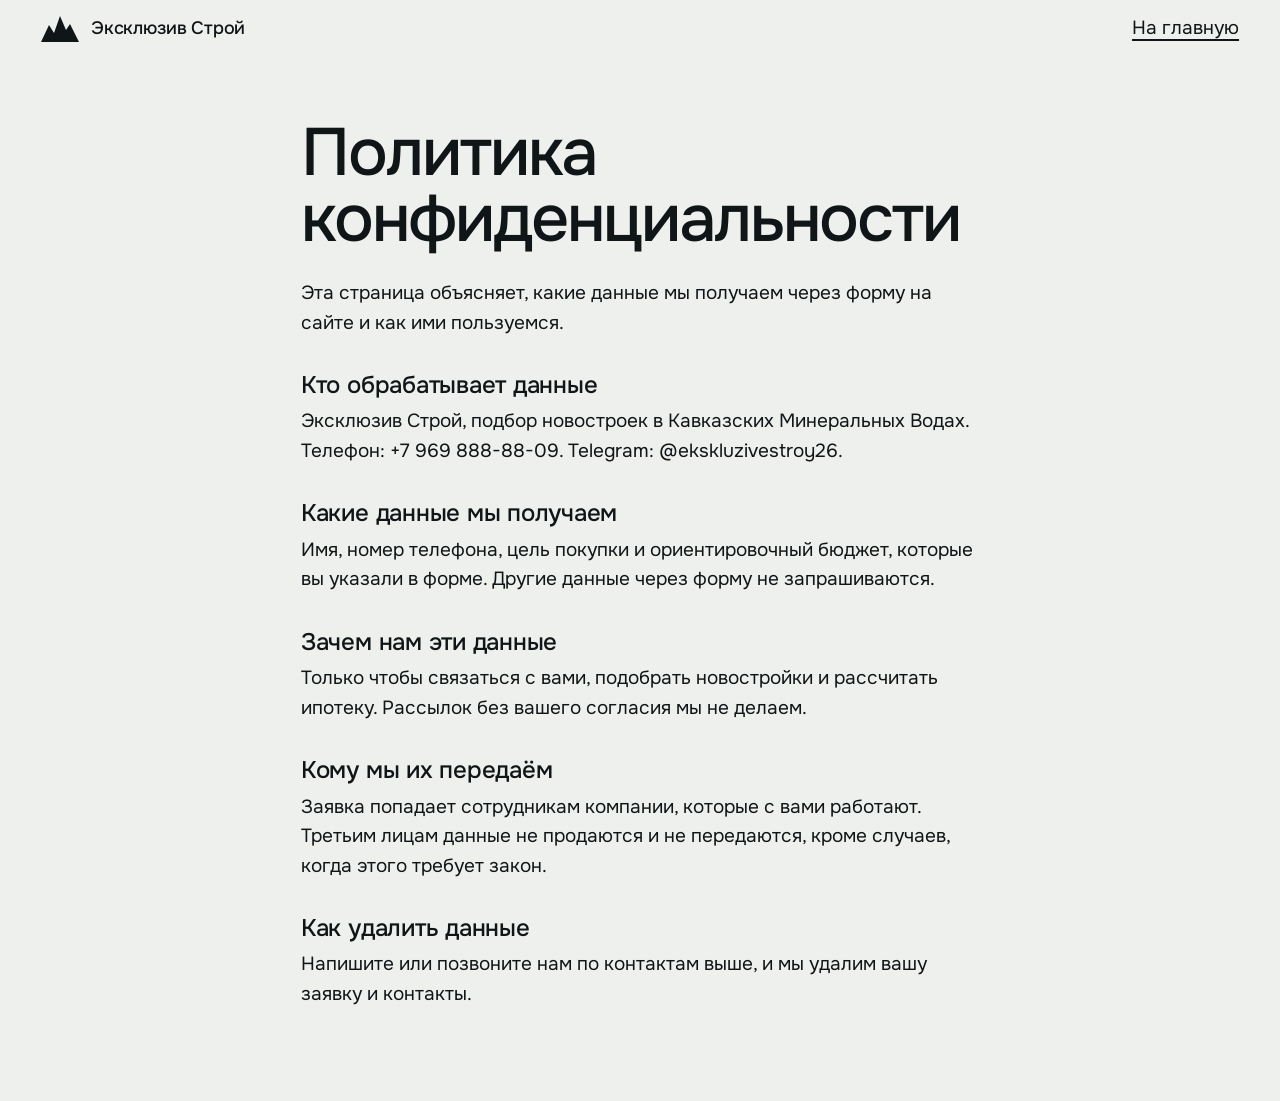
<file: privacy.html>
<!DOCTYPE html>
<html lang="ru">
<head>
<meta charset="UTF-8">
<meta name="viewport" content="width=device-width, initial-scale=1">
<title>Политика конфиденциальности — Эксклюзив Строй</title>
<meta name="robots" content="noindex">
<link rel="icon" href="favicon.svg" type="image/svg+xml">
<link rel="preconnect" href="https://fonts.googleapis.com">
<link rel="preconnect" href="https://fonts.gstatic.com" crossorigin>
<link href="https://fonts.googleapis.com/css2?family=Onest:wght@400;500&display=swap" rel="stylesheet">
<link rel="stylesheet" href="styles.css">
</head>
<body>
<header class="top scrolled" style="transform:none">
  <div class="top__in">
    <a class="brand" href="index.html"><svg viewBox="0 0 38 26" aria-hidden="true"><path d="M0 26 8 9l5 8 6-17 6 14 4-6 9 18z" fill="currentColor"/></svg><span>Эксклюзив Строй</span></a>
    <a class="link" style="margin-left:auto" href="index.html">На главную</a>
  </div>
</header>
<main class="doc">
  <h1>Политика конфиденциальности</h1>
  <p>Эта страница объясняет, какие данные мы получаем через форму на сайте и как ими пользуемся.</p>
  <h2>Кто обрабатывает данные</h2>
  <p>Эксклюзив Строй, подбор новостроек в Кавказских Минеральных Водах. Телефон: +7 969 888-88-09. Telegram: @ekskluzivestroy26.</p>
  <h2>Какие данные мы получаем</h2>
  <p>Имя, номер телефона, цель покупки и ориентировочный бюджет, которые вы указали в форме. Другие данные через форму не запрашиваются.</p>
  <h2>Зачем нам эти данные</h2>
  <p>Только чтобы связаться с вами, подобрать новостройки и рассчитать ипотеку. Рассылок без вашего согласия мы не делаем.</p>
  <h2>Кому мы их передаём</h2>
  <p>Заявка попадает сотрудникам компании, которые с вами работают. Третьим лицам данные не продаются и не передаются, кроме случаев, когда этого требует закон.</p>
  <h2>Как удалить данные</h2>
  <p>Напишите или позвоните нам по контактам выше, и мы удалим вашу заявку и контакты.</p>
</main>
</body>
</html>
</file>
<file: styles.css>
:root {
  --bg: #eef0ed;
  --surface: #e0e5e1;
  --paper: #f8f9f7;
  --ink: #101517;
  --soft: #3f494e;
  --accent: #7a573d;
  --accent-ink: #ffffff;
  --night: #0f1416;
  --m: clamp(16px, 3.2vw, 44px);
  --gap: clamp(96px, 12vw, 220px);
  --step-small: 0.875rem;
  --step-body: clamp(1.0625rem, 1rem + 0.25vw, 1.1875rem);
  --step-lead: clamp(1.25rem, 1.1rem + 0.7vw, 1.625rem);
  --step-head: clamp(2.125rem, 1.3rem + 3.6vw, 4.75rem);
  --step-display: clamp(2.35rem, 8.4vw, 8.6rem);
  --ease: cubic-bezier(.2, .7, .2, 1);
}
*, *::before, *::after { box-sizing: border-box; }
html { scroll-behavior: smooth; -webkit-text-size-adjust: 100%; }
body {
  margin: 0; background: var(--bg); color: var(--ink);
  font-family: 'Onest', system-ui, sans-serif; font-size: var(--step-body); line-height: 1.55;
  -webkit-font-smoothing: antialiased; overflow-x: hidden;
}
img { display: block; max-width: 100%; }
a { color: inherit; }
h1, h2, h3, p, ol, ul, dl, dd, figure, blockquote { margin: 0; }
ol, ul { padding: 0; list-style: none; }
::selection { background: var(--accent); color: #fff; }
:focus-visible { outline: 3px solid var(--accent); outline-offset: 3px; }
.on-dark :focus-visible, .top:not(.scrolled) :focus-visible { outline-color: #fff; }
.skip { position: absolute; left: -999px; top: 8px; background: #fff; color: #000; padding: 10px 14px; z-index: 100; }
.skip:focus { left: 8px; }

h1, h2, h3 { font-weight: 500; letter-spacing: -0.03em; line-height: 0.98; text-wrap: balance; }
h2 { font-size: var(--step-head); }
h3 { font-size: clamp(1.75rem, 1.2rem + 1.6vw, 3rem); line-height: 1.02; }
p { max-width: 56ch; }
.small { font-size: var(--step-small); }

/* ---------- buttons ---------- */
.btn {
  display: inline-flex; align-items: center; justify-content: center; gap: 12px;
  min-height: 56px; padding: 0 30px; border: 0; border-radius: 999px; cursor: pointer;
  background: var(--accent); color: var(--accent-ink); font: inherit; font-weight: 500; text-decoration: none;
  transition: transform .35s var(--ease), background-color .25s;
}
.btn:hover { background: #5f412c; transform: translateY(-3px); }
.btn:active { transform: translateY(0) scale(.98); }
.btn svg { width: 18px; height: 18px; transition: transform .35s var(--ease); }
.btn:hover svg { transform: translateX(5px); }
.btn--light { background: #fff; color: var(--ink); }
.btn--light:hover { background: var(--bg); }
.link { text-decoration: underline; text-underline-offset: 5px; text-decoration-thickness: 2px; }

/* ---------- header ---------- */
.top {
  position: fixed; inset: 0 0 auto 0; z-index: 50; color: #fff;
  transition: background-color .35s, color .35s, transform .5s var(--ease);
}
.top.scrolled { background: var(--bg); color: var(--ink); }
.top__in { display: flex; align-items: center; gap: 28px; padding: 14px var(--m); min-width: 0; }
.brand { display: flex; align-items: center; gap: 12px; text-decoration: none; font-weight: 500; font-size: 1.125rem; letter-spacing: -0.01em; flex-shrink: 0; white-space: nowrap; }
.brand svg { width: 38px; height: 26px; }
.nav { display: flex; gap: 28px; margin-left: auto; }
.nav a { text-decoration: none; white-space: nowrap; font-size: 1rem; position: relative; padding: 6px 0; }
.nav a::after { content: ""; position: absolute; left: 0; right: 0; bottom: 0; height: 2px; background: currentColor; transform: scaleX(0); transform-origin: left; transition: transform .35s var(--ease); }
.nav a:hover::after { transform: scaleX(1); }
.top__tel { font-weight: 500; text-decoration: none; white-space: nowrap; }
.burger { display: none; margin-left: auto; background: none; border: 0; color: inherit; font: inherit; font-weight: 500; min-height: 44px; padding: 0 4px; cursor: pointer; }

/* ---------- hero ---------- */
.hero { position: relative; min-height: 100svh; color: #fff; display: flex; flex-direction: column; justify-content: flex-end; overflow: hidden; background: var(--night); }
.hero__img { position: absolute; inset: -6% 0 -6% 0; }
.hero__img img { width: 100%; height: 100%; object-fit: cover; object-position: 50% 30%; transition: transform 2.4s var(--ease); }
.js .hero__img img { transform: scale(1.14); }
.js.is-ready .hero__img img { transform: scale(1); }
.hero__scrim { position: absolute; inset: 0; background: rgba(8, 12, 14, .42); }
.hero__body { position: relative; padding: 0 var(--m) clamp(28px, 5vw, 64px); display: grid; grid-template-columns: minmax(0, 1fr) minmax(260px, 420px); gap: 32px 48px; align-items: end; }
.hero h1 { font-size: var(--step-display); grid-column: 1 / -1; letter-spacing: -0.045em; line-height: 0.92; }
.hero h1 .ln { display: block; overflow: hidden; padding-bottom: .08em; margin-bottom: -.08em; }
.hero h1 .ln > span { display: block; transition: transform 1.1s var(--ease); }
.js .hero h1 .ln > span { transform: translateY(105%); }
.js.is-ready .hero h1 .ln > span { transform: none; }
.hero h1 .ln:nth-child(2) > span { transition-delay: .12s; }
.hero__lead { font-size: var(--step-lead); line-height: 1.3; max-width: 34ch; text-wrap: balance; }
.hero__act { display: flex; flex-direction: column; align-items: flex-start; gap: 18px; }
.hero__cities { font-size: var(--step-small); max-width: 44ch; }
.js .hero__lead, .js .hero__act { opacity: 0; transform: translateY(24px); transition: opacity .9s .5s var(--ease), transform .9s .5s var(--ease); }
.hero__act { transition-delay: .65s; }
.js.is-ready .hero__lead, .js.is-ready .hero__act { opacity: 1; transform: none; }
.js .top { transform: translateY(-100%); }
.js.is-ready .top { transform: none; transition-delay: .2s; }

/* ---------- ticker ---------- */
.ticker { background: var(--surface); overflow: hidden; padding: clamp(20px, 3vw, 40px) 0; }
.ticker__row { display: flex; width: max-content; animation: tick 38s linear infinite; font-size: clamp(2.2rem, 6vw, 5.5rem); letter-spacing: -0.04em; font-weight: 500; white-space: nowrap; line-height: 1; }
.ticker__row span { padding-right: .55em; }
.ticker__row i { font-style: normal; color: var(--accent); padding-right: .55em; }
@keyframes tick { to { transform: translateX(-50%); } }

section { position: relative; }
.sec { padding: var(--gap) var(--m) 0; }

/* ---------- features ---------- */
.feat { padding-top: var(--gap); }
.feat__head { min-height: 56svh; display: flex; align-items: center; padding: 0 var(--m) 0 35%; }
.feat__head h2 { font-size: clamp(2.6rem, 1.4rem + 5vw, 5.5rem); max-width: 12ch; }
.rows { padding: 0 var(--m); }
.row { display: grid; grid-template-columns: 35% minmax(0, 1fr) 340px; gap: 0 40px; padding-bottom: clamp(72px, 9vw, 130px); align-items: start; }
.row__t { grid-column: 2; }
.row__t h3 { margin-bottom: 20px; }
.row__t p { max-width: 36ch; color: var(--soft); }
.row figure { grid-column: 3; overflow: hidden; background: var(--surface); }
.row:nth-child(1) figure { width: 240px; aspect-ratio: 4/5; justify-self: end; }
.row:nth-child(2) figure { width: 320px; aspect-ratio: 3/2; justify-self: end; }
.row:nth-child(3) figure { width: 200px; aspect-ratio: 1; justify-self: end; }
.row:nth-child(4) figure { width: 280px; aspect-ratio: 4/5; justify-self: end; }
.row figure img { width: 100%; height: 100%; object-fit: cover; }
.shutter { clip-path: inset(0 0 100% 0); transition: clip-path 1.2s var(--ease); }
.shutter img { transform: scale(1.25); transition: transform 1.6s var(--ease); }
.shutter.in { clip-path: inset(0); }
.shutter.in img { transform: scale(1); }


/* ---------- complexes ---------- */
.jk { padding-top: var(--gap); }
.jk__head { padding: 0 var(--m); margin-bottom: clamp(40px, 6vw, 90px); }
.jk__head h2 { max-width: 14ch; }
.jk__item { display: grid; grid-template-columns: minmax(0, 7fr) minmax(0, 5fr); gap: clamp(28px, 5vw, 90px); padding: 0 var(--m); margin-bottom: clamp(72px, 9vw, 150px); align-items: center; }
.jk__item--rev { grid-template-columns: minmax(0, 5fr) minmax(0, 7fr); }
.jk__item--rev figure { order: 2; }
.jk__item figure { overflow: hidden; background: var(--surface); aspect-ratio: 16/10; }
.jk__item figure img { width: 100%; height: 100%; object-fit: cover; }
.jk__txt h3 { margin-bottom: 14px; }
.jk__city { color: var(--ink); font-weight: 500; margin-bottom: 14px; }
.jk__txt > p:not(.jk__city) { color: var(--soft); margin-bottom: 26px; max-width: 46ch; }
.jk__facts { display: grid; margin-bottom: 30px; }
.jk__facts div { display: flex; justify-content: space-between; gap: 20px; padding: 9px 0; }
.jk__facts dt { color: var(--soft); }
.jk__facts dd { font-weight: 500; text-align: right; font-variant-numeric: tabular-nums; }
.kids { grid-template-columns: repeat(2, 1fr); }

/* ---------- calculator ---------- */
.calc { background: var(--night); color: #fff; margin-top: var(--gap); padding: clamp(72px, 9vw, 150px) var(--m); }
.calc__grid { display: grid; grid-template-columns: minmax(0, 6fr) minmax(0, 6fr); gap: clamp(32px, 6vw, 110px); align-items: start; }
.calc h2 { margin-bottom: 20px; }
.calc__intro { color: #d3dadb; margin-bottom: 40px; }
.field { margin-bottom: 30px; }
.field__top { display: flex; justify-content: space-between; align-items: baseline; gap: 16px; margin-bottom: 12px; font-size: 1rem; }
.field__top b { font-weight: 500; font-size: var(--step-lead); letter-spacing: -0.02em; font-variant-numeric: tabular-nums; }
.kids { display: grid; gap: 10px; margin-bottom: 30px; }
.kids label { cursor: pointer; }
.kids input { position: absolute; opacity: 0; pointer-events: none; }
.kids span { display: flex; flex-direction: column; justify-content: center; min-height: 76px; padding: 12px 16px; background: #1d2427; border-radius: 6px; transition: background-color .25s, transform .3s var(--ease); line-height: 1.2; }
.kids span em { font-style: normal; font-size: var(--step-small); color: #b7c1c3; margin-top: 6px; }
.kids label:hover span { transform: translateY(-3px); }
.kids input:checked + span { background: #fff; color: var(--ink); }
.kids input:checked + span em { color: var(--soft); }
.kids input:focus-visible + span { outline: 3px solid #fff; outline-offset: 3px; }
input[type=range] { -webkit-appearance: none; appearance: none; width: 100%; height: 32px; background: transparent; cursor: pointer; margin: 0; }
input[type=range]::-webkit-slider-runnable-track { height: 6px; background: #3a4549; border-radius: 3px; }
input[type=range]::-moz-range-track { height: 6px; background: #3a4549; border-radius: 3px; }
input[type=range]::-webkit-slider-thumb { -webkit-appearance: none; width: 28px; height: 28px; margin-top: -11px; border-radius: 50%; background: #fff; border: 0; transition: transform .25s var(--ease); }
input[type=range]::-moz-range-thumb { width: 28px; height: 28px; border-radius: 50%; background: #fff; border: 0; }
input[type=range]:hover::-webkit-slider-thumb, input[type=range]:active::-webkit-slider-thumb { transform: scale(1.18); }
.calc__out { background: var(--paper); color: var(--ink); padding: clamp(28px, 4vw, 56px); position: sticky; top: 90px; }
.calc__out p.small { color: var(--soft); }
.calc__out { padding-top: clamp(32px, 4vw, 64px); }
.calc__pay { font-size: clamp(3.2rem, 2rem + 5vw, 6.6rem); font-weight: 500; letter-spacing: -0.05em; line-height: .95; font-variant-numeric: tabular-nums; margin: 0 0 6px; white-space: nowrap; }
.calc__pay small { font-size: .38em; letter-spacing: -0.01em; font-weight: 400; margin-left: 6px; }
.calc__lines { display: grid; gap: 0; margin: 30px 0; }
.calc__lines div { display: flex; justify-content: space-between; gap: 16px; padding: 12px 0; }
.calc__lines div:nth-child(odd) { background: transparent; }
.calc__lines dd { font-weight: 500; font-variant-numeric: tabular-nums; text-align: right; }
.calc__lines dt { color: var(--soft); }

/* ---------- process (five peaks) ---------- */
.peaks { padding: var(--gap) 0 0; }
.peaks__head { padding: 0 var(--m); display: grid; grid-template-columns: 1fr 1fr; gap: 40px; align-items: end; margin-bottom: clamp(40px, 6vw, 90px); }
.peaks__head p { color: var(--soft); justify-self: end; }
.sky { position: relative; }
.sky svg { display: block; width: 100%; height: auto; overflow: visible; }
.sky .fill { fill: var(--surface); }
.sky .line { fill: none; stroke: var(--accent); stroke-width: 5; stroke-linejoin: round; stroke-linecap: round; }
.sky .dot { fill: var(--accent); stroke: var(--accent); stroke-width: 5; transform-box: fill-box; transform-origin: center; transition: transform .6s var(--ease), fill .3s; }
.js .sky .dot { transform: scale(0); fill: var(--bg); }
.js .sky .dot.on { transform: scale(1); fill: var(--accent); }
.steps { display: grid; grid-template-columns: repeat(5, 1fr); background: var(--surface); padding: 0 0 clamp(48px, 6vw, 90px); margin-top: -2px; }
.steps li { padding: 8px 16px 0; text-align: center; }
.steps p { margin-inline: auto; }
.steps h3 { font-size: clamp(1.3rem, 1rem + 1vw, 1.9rem); margin-bottom: 10px; letter-spacing: -0.02em; }
.steps p { font-size: 1rem; color: var(--soft); max-width: 24ch; }

/* ---------- offers sheet ---------- */
.offers { display: grid; grid-template-columns: minmax(0, 5fr) minmax(0, 7fr); gap: clamp(32px, 6vw, 100px); padding: var(--gap) var(--m) 0; align-items: start; }
.offers__txt { position: sticky; top: 110px; }
.offers__txt h2 { margin-bottom: 24px; }
.offers__txt p { color: var(--soft); margin-bottom: 32px; }
.sheet { background: var(--paper); padding: clamp(28px, 5vw, 72px); max-width: 720px; justify-self: end; width: 100%; }
.sheet h3 { font-size: clamp(1.8rem, 1.4rem + 1.2vw, 2.6rem); text-align: center; margin-bottom: 8px; }
.sheet__note { text-align: center; font-size: var(--step-small); color: var(--soft); margin: 0 auto 44px; }
.grp { margin-bottom: 46px; }
.grp h4 { margin: 0 0 18px; font-weight: 500; font-size: 1.375rem; text-align: center; letter-spacing: -0.01em; }
.item { display: flex; justify-content: space-between; gap: 24px; margin-bottom: 18px; }
.item b { font-weight: 500; text-align: right; font-variant-numeric: tabular-nums; flex-shrink: 0; }
.item span small { display: block; font-size: var(--step-small); color: var(--soft); margin-top: 2px; max-width: 36ch; }

/* ---------- stats ---------- */
.stats { margin-top: var(--gap); }
.stats__ph { position: relative; height: 88svh; min-height: 560px; overflow: hidden; color: #fff; background: var(--night); }
.stats__ph img { position: absolute; left: 0; top: -8%; width: 100%; height: 116%; object-fit: cover; }
.stats__ph::after { content: ""; position: absolute; inset: 0; background: rgba(8, 12, 14, .3); }
.stats__ph h2 { position: absolute; left: var(--m); top: clamp(80px, 9vw, 120px); z-index: 2; font-size: var(--step-lead); letter-spacing: -0.01em; font-weight: 500; }
.stats__fig { position: absolute; z-index: 2; left: var(--m); bottom: 20px; font-size: clamp(7rem, 20vw, 19rem); line-height: .8; letter-spacing: -0.06em; font-weight: 500; font-variant-numeric: tabular-nums; }
.stats__fig small { font-size: .32em; letter-spacing: -0.03em; margin-left: .08em; }
.stats__txt { position: absolute; z-index: 2; right: var(--m); bottom: clamp(28px, 4vw, 56px); max-width: 28ch; font-size: 1.125rem; }
.sub { display: grid; grid-template-columns: repeat(3, 1fr); gap: 40px; padding: 48px var(--m) 0; }
.sub div { display: grid; gap: 6px; }
.sub b { font-size: clamp(2.2rem, 1.4rem + 2.6vw, 3.8rem); font-weight: 500; letter-spacing: -0.04em; line-height: 1; font-variant-numeric: tabular-nums; }
.sub span { color: var(--soft); max-width: 28ch; }

/* ---------- faq ---------- */
.faq { display: grid; grid-template-columns: minmax(0, 5fr) minmax(0, 6fr); gap: clamp(32px, 7vw, 130px); margin-top: var(--gap); padding: 0 var(--m); background: var(--bg); }
.faq__txt { padding-top: clamp(0px, 3vw, 40px); }
.faq h2 { font-size: clamp(2rem, 1.4rem + 2.2vw, 3.2rem); margin-bottom: 28px; }
.facts { font-size: 1.125rem; margin-bottom: 44px; display: grid; gap: 6px; }
.qa { margin-bottom: 44px; }
.qa details { padding: 14px 0; }
.qa summary { list-style: none; cursor: pointer; font-size: 1.25rem; line-height: 1.25; display: flex; justify-content: space-between; gap: 20px; align-items: center; min-height: 44px; font-weight: 500; }
.qa summary::-webkit-details-marker { display: none; }
.qa summary i { flex-shrink: 0; width: 16px; height: 16px; position: relative; transition: transform .4s var(--ease); }
.qa summary i::before, .qa summary i::after { content: ""; position: absolute; background: currentColor; }
.qa summary i::before { left: 0; right: 0; top: 7px; height: 2px; }
.qa summary i::after { top: 0; bottom: 0; left: 7px; width: 2px; transition: transform .4s var(--ease); }
.qa details[open] summary i::after { transform: scaleY(0); }
.qa details > p { margin-top: 12px; color: var(--soft); max-width: 46ch; animation: fade .5s var(--ease); }
@keyframes fade { from { opacity: 0; transform: translateY(-8px); } }
.faq__ph { position: relative; align-self: start; margin-top: calc(var(--gap) * -1 + 0px); padding-bottom: 80px; }
.faq__big { aspect-ratio: 3/4; overflow: hidden; background: var(--surface); }
.faq__big img { width: 100%; height: 118%; object-fit: cover; }
.faq__sq { position: absolute; width: 36%; aspect-ratio: 1; left: -8%; bottom: 0; overflow: hidden; background: var(--surface); }
.faq__sq img { width: 100%; height: 100%; object-fit: cover; }

/* ---------- contact ---------- */
.contact { position: relative; margin-top: var(--gap); min-height: 100svh; display: grid; align-items: center; padding: clamp(80px, 9vw, 140px) var(--m); color: var(--ink); overflow: hidden; background: var(--night); }
.contact__bg { position: absolute; inset: -6% 0; }
.contact__bg img { width: 100%; height: 100%; object-fit: cover; }
.contact__bg::after { content: ""; position: absolute; inset: 0; background: rgba(8, 12, 14, .35); }
.card { position: relative; background: var(--paper); display: grid; grid-template-columns: minmax(0, 5fr) minmax(0, 6fr); gap: clamp(28px, 5vw, 80px); padding: clamp(28px, 5vw, 72px); width: min(100%, 1180px); margin-left: auto; }
.card h2 { font-size: clamp(2rem, 1.3rem + 2.6vw, 3.6rem); margin-bottom: 20px; }
.card__l > p { color: var(--soft); margin-bottom: 30px; }
.cont { display: grid; gap: 10px; font-size: 1.125rem; }
.cont a { text-decoration: none; font-weight: 500; }
.cont a:hover { text-decoration: underline; text-underline-offset: 5px; }
.cont .soc { display: flex; flex-wrap: wrap; gap: 8px 20px; font-size: 1rem; margin-top: 10px; }
.form { display: grid; gap: 16px; align-content: start; }
.form label { display: grid; gap: 8px; font-size: 1rem; }
.form input, .form select {
  font: inherit; min-height: 56px; padding: 0 16px; border: 2px solid #c5ccc8; background: #fff; color: var(--ink); border-radius: 6px; width: 100%;
  transition: border-color .25s;
}
.form input:focus, .form select:focus { border-color: var(--accent); outline: none; }
.form .btn { width: 100%; margin-top: 6px; }
.form .small { color: var(--soft); }
.form .small a { text-decoration: underline; text-underline-offset: 3px; }
.hp { position: absolute; left: -9999px; }

/* ---------- footer ---------- */
.foot { background: var(--night); color: #fff; padding: clamp(56px, 7vw, 100px) var(--m) 24px; overflow: hidden; }
.foot__name { font-size: clamp(2.6rem, 11.2vw, 13rem); line-height: .9; letter-spacing: -0.06em; font-weight: 500; white-space: nowrap; margin-left: -.04em; }
.foot__row { display: flex; justify-content: space-between; gap: 24px 48px; flex-wrap: wrap; margin-top: 44px; font-size: var(--step-small); color: #d3dadb; }
.foot__row a { color: #fff; }
.credits { max-width: 90ch; font-size: var(--step-small); color: #d3dadb; margin-top: 28px; line-height: 1.6; }
.credits a { color: #fff; }

/* ---------- reveal ---------- */
.js [data-r] { opacity: 0; transform: translateY(28px); transition: opacity .9s var(--ease), transform .9s var(--ease); transition-delay: calc(var(--i, 0) * 80ms); }
.js [data-r].in { opacity: 1; transform: none; }

/* ---------- docs ---------- */
.doc { max-width: 760px; margin: 0 auto; padding: 120px var(--m) 80px; }
.doc h1 { font-size: var(--step-head); margin-bottom: 28px; }
.doc h2 { font-size: 1.5rem; margin: 36px 0 10px; letter-spacing: -0.01em; }
.doc p { margin-bottom: 12px; max-width: 64ch; }

/* ---------- breakpoints ---------- */
@media (max-width: 1180px) { .nav { gap: 20px; } .nav a { font-size: .9375rem; } .row { grid-template-columns: 28% minmax(0, 1fr) 280px; } .feat__head { padding-left: 28%; } }
@media (max-width: 1100px) {
  .nav { display: none; position: fixed; inset: 64px 0 auto 0; flex-direction: column; gap: 0; background: var(--bg); color: var(--ink); padding: 8px var(--m) 24px; margin: 0; }
  .nav.is-open { display: flex; }
  .nav a { padding: 16px 0; font-size: 1.25rem; }
  .burger { display: block; }
  .top__tel { display: none; }
  .top.menu-open { background: var(--bg); color: var(--ink); }
}
@media (max-width: 900px) {
  .hero__body { grid-template-columns: 1fr; }
  .feat__head { min-height: 44svh; padding-left: var(--m); }
  .row { display: block; padding-bottom: 72px; }
  .row figure { margin-top: 28px; }
  .row:nth-child(1) figure { width: 100%; }
  .row:nth-child(2) figure { width: 72%; margin-left: auto; }
  .row:nth-child(3) figure { width: 56%; margin-left: 0; justify-self: start; }
  .row:nth-child(4) figure { width: 100%; }
  .calc__grid, .offers, .faq, .card, .peaks__head, .jk__item, .jk__item--rev { grid-template-columns: 1fr; }
  .jk__item--rev figure { order: 0; }
  .calc__out { position: static; }
  .offers__txt { position: static; }
  .peaks__head p { justify-self: start; }
  .steps { grid-template-columns: 1fr; gap: 28px; padding-top: 12px; }
  .steps p { max-width: 40ch; }
  .sub { grid-template-columns: 1fr; gap: 28px; }
  .faq__ph { order: -1; margin-top: 0; padding-bottom: 60px; }
  .faq__sq { left: auto; right: -2%; width: 38%; }
  .stats__txt { left: var(--m); right: auto; bottom: calc(40px + 26vw); }
  .stats__fig { font-size: 30vw; }
  .contact { min-height: 0; }
  .card { margin-left: 0; }
}
@media (max-width: 560px) {
  .kids { grid-template-columns: 1fr; }
  .kids span { min-height: 60px; flex-direction: row; justify-content: space-between; align-items: center; }
  .kids span em { margin: 0; }
  .item { flex-direction: column; gap: 4px; }
  .item b { text-align: left; }
  .hero__lead { font-size: 1.25rem; }
  .btn { width: 100%; }
  .hero__act { width: 100%; }
}
@media (max-width: 380px) { .brand span { display: none; } }

@media (prefers-reduced-motion: reduce) {
  html { scroll-behavior: auto; }
  .ticker__row { animation: none; }
  .js .hero__img img, .js .hero h1 .ln > span, .js .hero__lead, .js .hero__act, .js .top { transition: none; transform: none; opacity: 1; }
  .js [data-r] { opacity: 1; transform: none; transition: none; }
  .shutter { clip-path: none; }
  .shutter img { transform: none; }
}
</file>
